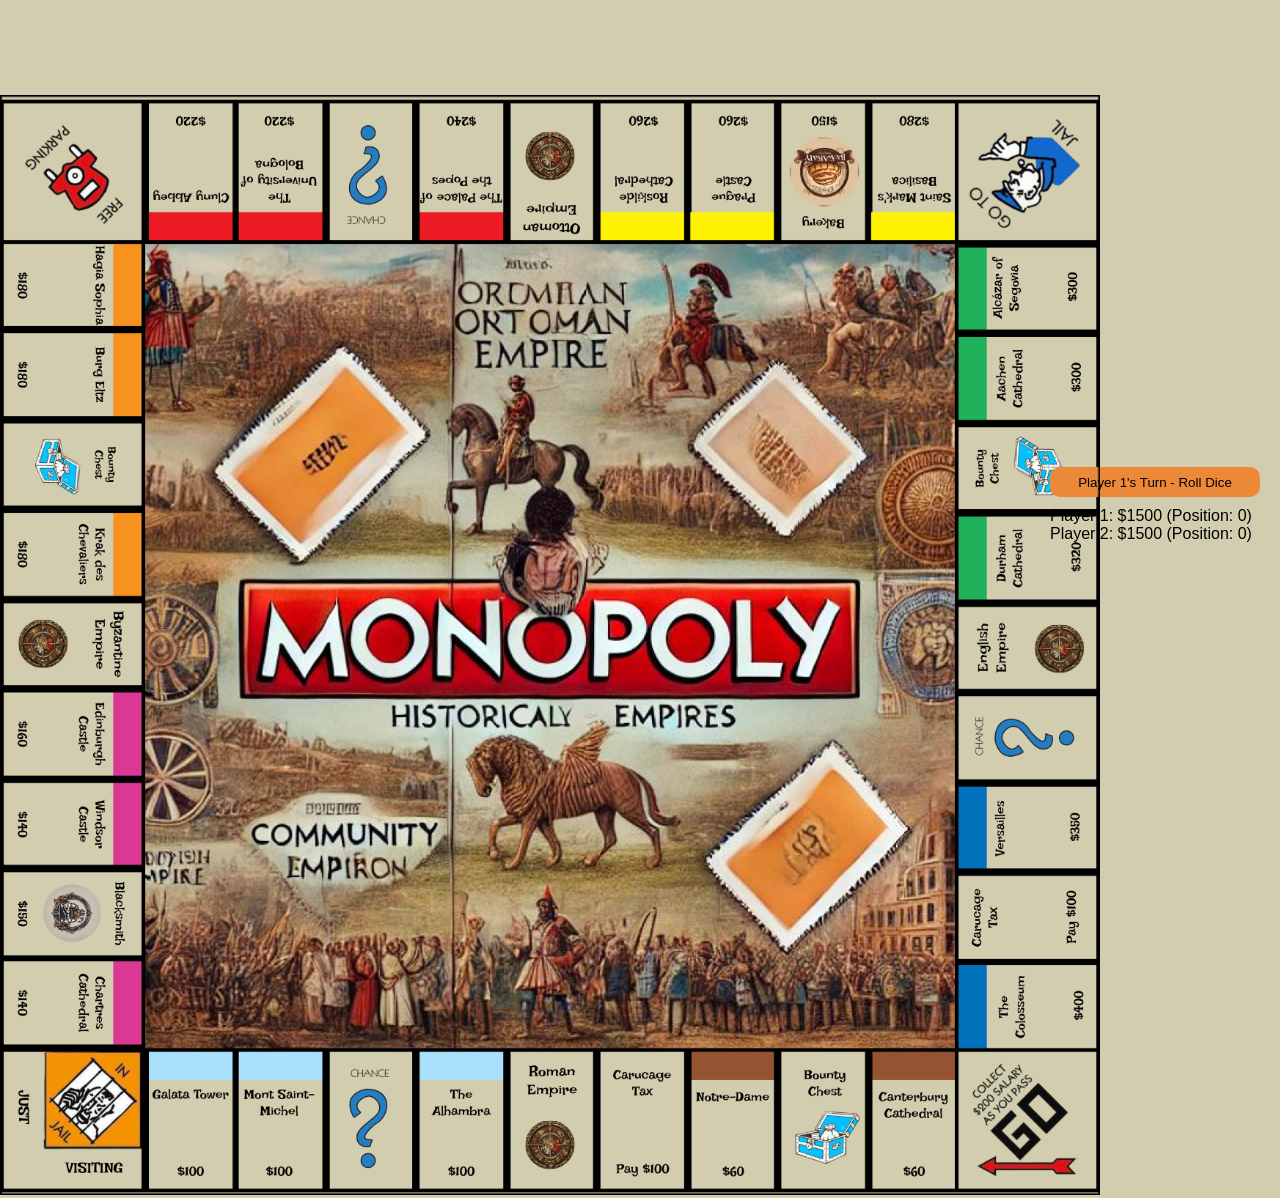
<file: index.html>
<!DOCTYPE html>
<html lang="en">
<head>
    <meta charset="UTF-8">
    <meta name="viewport" content="width=device-width, initial-scale=1.0">
    <title>2D Monopoly</title>
    <link rel="stylesheet" type="text/css" href="/index.css" />
</head>
<body>

    <div>
        
    </div>
    <canvas id="gameBoard" width="1100" height="1100" style="z-index: 10000; margin-top: 390px; margin-right: 180px;" ></canvas>
    <!-- <img src="/NewBoard.png" style="width: 600px; height: 600px; position: absolute; top: 29px;" /> -->
    <!-- <div style="width: 600px; height: 720px;">
        

    </div> -->

    <img src="/NewBoard.png" style="width: 1100px; height: 1100px; position: absolute; margin-top: 395px; margin-right: 180px; ">
    <div style="position: absolute; right: 20px; margin-top: 100px; " >
        <button id="rollDice" >Roll Dice</button>
        <div id="playerInfo"></div>
    </div>
    <div id="overlay">
        <div id="prompt">
            <p id="promptText"></p>
            <button id="buyYes">Yes</button>
            <button id="buyNo">No</button>
        </div>
    </div>
    <div id="diceOverlay">
        <div id="diceDisplay"></div>
    </div>
    <script src="/index.js"> </script>
</body>
</html>
</file>
<file: index.css>
body {
    display: flex;
    flex-direction: column;
    align-items: center;
    justify-content: center;
    height: 100vh;
    margin: 0;
    font-family: Arial, sans-serif;
    background-color: #d2cdae;
    /* scale: 1.2; */
}
canvas {
    /* border: 1px solid black; */
}
#overlay, #diceOverlay {
    display: none;
    position: fixed;
    top: 0;
    left: 0;
    width: 100%;
    height: 100%;
    background-color: rgba(0, 0, 0, 0.5);
    justify-content: center;
    align-items: center;
    z-index: 100000;
}
#prompt, #diceDisplay {
    background-color: white;
    padding: 20px;
    border-radius: 5px;
    text-align: center;
}
#prompt button {
    margin: 10px;
    padding: 5px 10px;
}
#diceDisplay {
    font-size: 48px;
    font-weight: bold;
}
#rollDice{
    width: 210px;
    height: 30px;
    border-radius: 10px;
    border: none;
    outline: none;
    margin-top: 10px;
    margin-bottom: 10px;
    cursor: pointer;
    background-color: #ec8938;
}
#rollDice:hover{
    background-color: #da853f;
}
</file>
